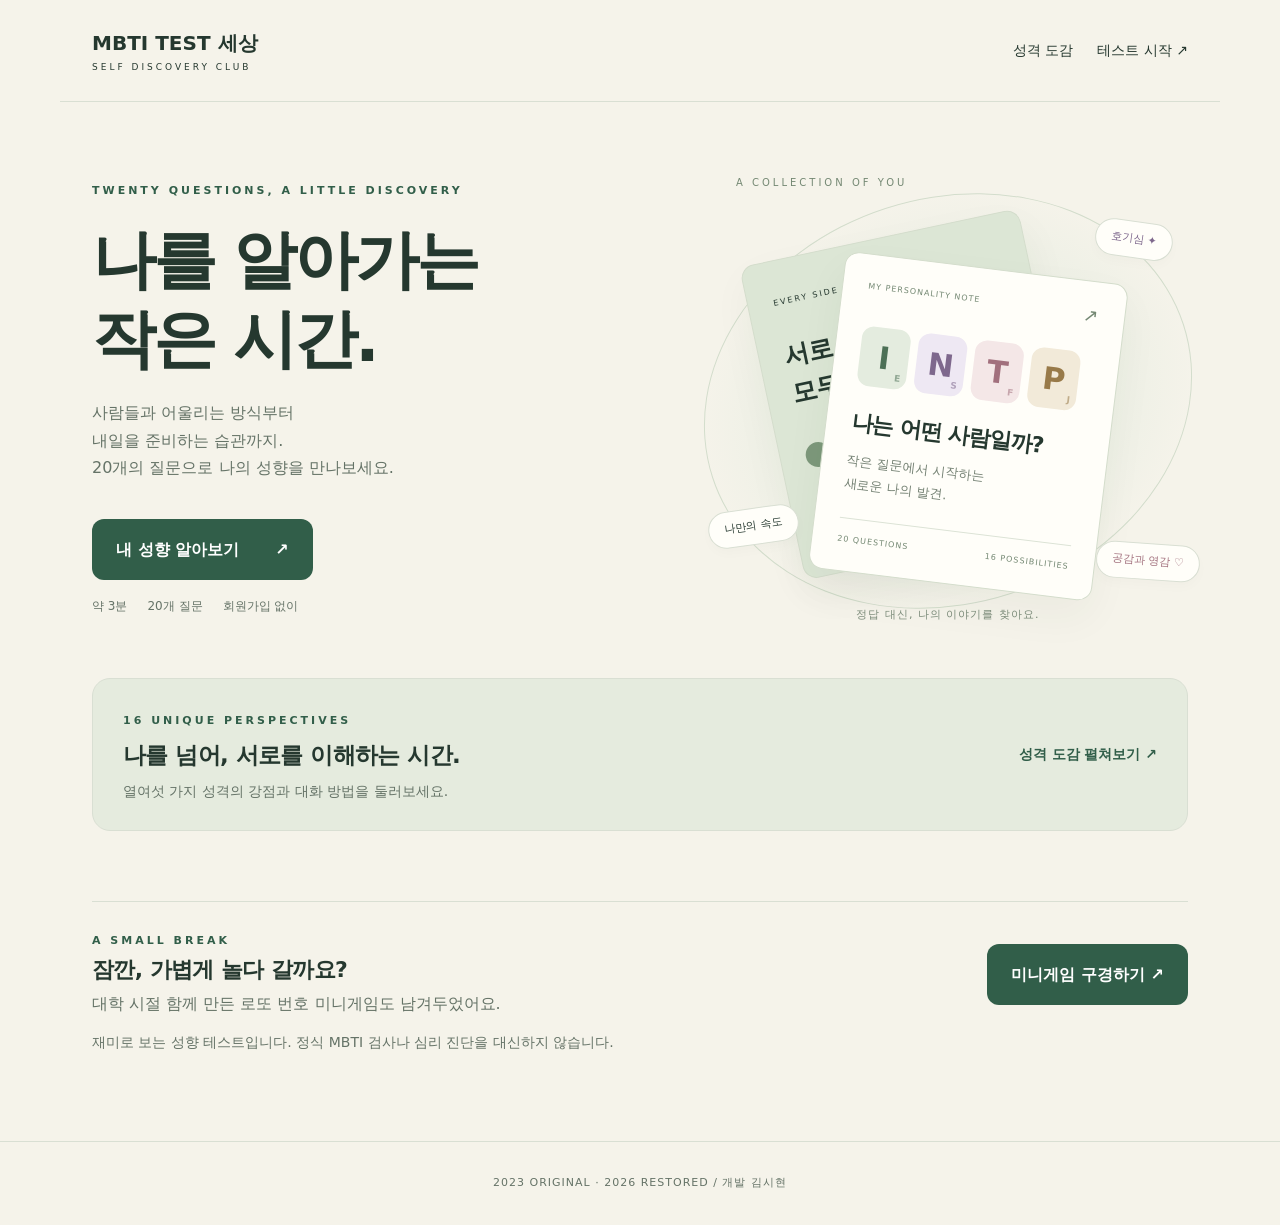
<file: index.html>
<!doctype html>
<html lang="ko"><head><meta charset="utf-8"><meta name="viewport" content="width=device-width,initial-scale=1"><title>MBTI TEST 세상 | 나를 알아가는 작은 시간</title><link rel="stylesheet" href="style.css"><script src="types.js" defer></script><script src="home.js" defer></script></head>
<body><header class="nav"><a class="brand" href="index.html">MBTI TEST 세상<span>SELF DISCOVERY CLUB</span></a><nav aria-label="주 메뉴"><a href="explore.html">성격 도감</a><a href="survey.html">테스트 시작 ↗</a></nav></header><main class="home"><section class="hero"><div><div class="eyebrow">TWENTY QUESTIONS, A LITTLE DISCOVERY</div><h1>나를 알아가는<br>작은 시간.</h1><p>사람들과 어울리는 방식부터<br>내일을 준비하는 습관까지.<br>20개의 질문으로 나의 성향을 만나보세요.</p><a class="primary" href="survey.html">내 성향 알아보기 <span>↗</span></a><div class="notes"><span>약 3분</span><span>20개 질문</span><span>회원가입 없이</span></div></div><div class="personality-art" aria-label="서로 다른 성향이 모인 성격 노트"><div class="art-orbit" aria-hidden="true"></div><span class="art-caption">A COLLECTION OF YOU</span><div class="floating-word word-one">호기심 ✦</div><div class="floating-word word-two">나만의 속도</div><div class="personality-note note-back" aria-hidden="true"><span>EVERY SIDE OF YOU</span><b>서로 달라도,<br>모두 나다운.</b><div class="note-dots"><i></i><i></i><i></i><i></i></div></div><div class="personality-note note-front"><div class="note-heading"><span>MY PERSONALITY NOTE</span><span>↗</span></div><div class="letter-tiles" aria-hidden="true"><span><b>E</b><i>I</i></span><span><b>N</b><i>S</i></span><span><b>F</b><i>T</i></span><span><b>P</b><i>J</i></span></div><h2>나는 어떤 사람일까?</h2><p>작은 질문에서 시작하는<br>새로운 나의 발견.</p><div class="note-rule"></div><div class="note-footer"><span>20 QUESTIONS</span><span>16 POSSIBILITIES</span></div></div><div class="floating-word word-three">공감과 영감 ♡</div><span class="art-footnote">정답 대신, 나의 이야기를 찾아요.</span></div></section><section class="home-atlas"><div><span class="eyebrow">16 UNIQUE PERSPECTIVES</span><h2>나를 넘어, 서로를 이해하는 시간.</h2><p>열여섯 가지 성격의 강점과 대화 방법을 둘러보세요.</p></div><a class="small-link" href="explore.html">성격 도감 펼쳐보기 ↗</a></section><section class="extras"><div><div class="eyebrow">A SMALL BREAK</div><h2>잠깐, 가볍게 놀다 갈까요?</h2><p>대학 시절 함께 만든 로또 번호 미니게임도 남겨두었어요.</p></div><a class="primary" href="로또페이지.html">미니게임 구경하기 ↗</a></section><p class="muted">재미로 보는 성향 테스트입니다. 정식 MBTI 검사나 심리 진단을 대신하지 않습니다.</p></main><footer>2023 ORIGINAL · 2026 RESTORED / 개발 김시현</footer></body></html>
</file>
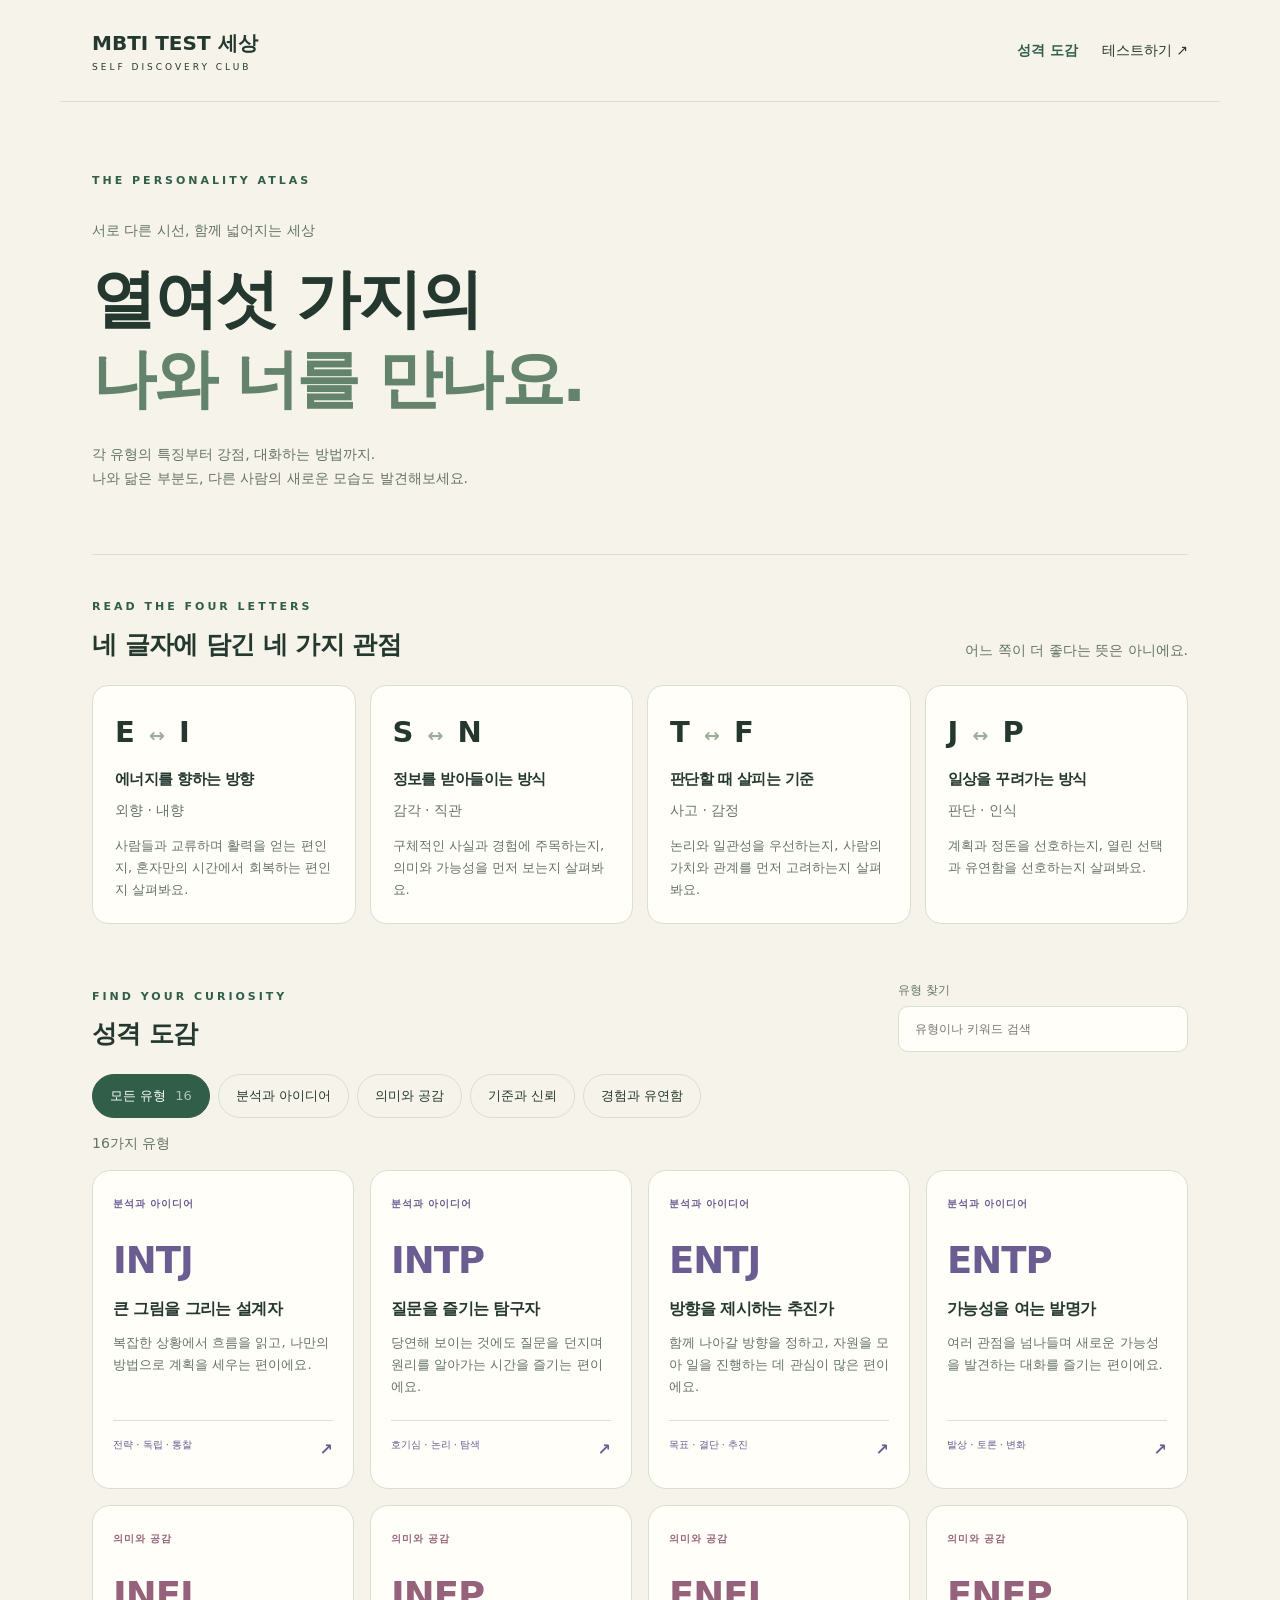
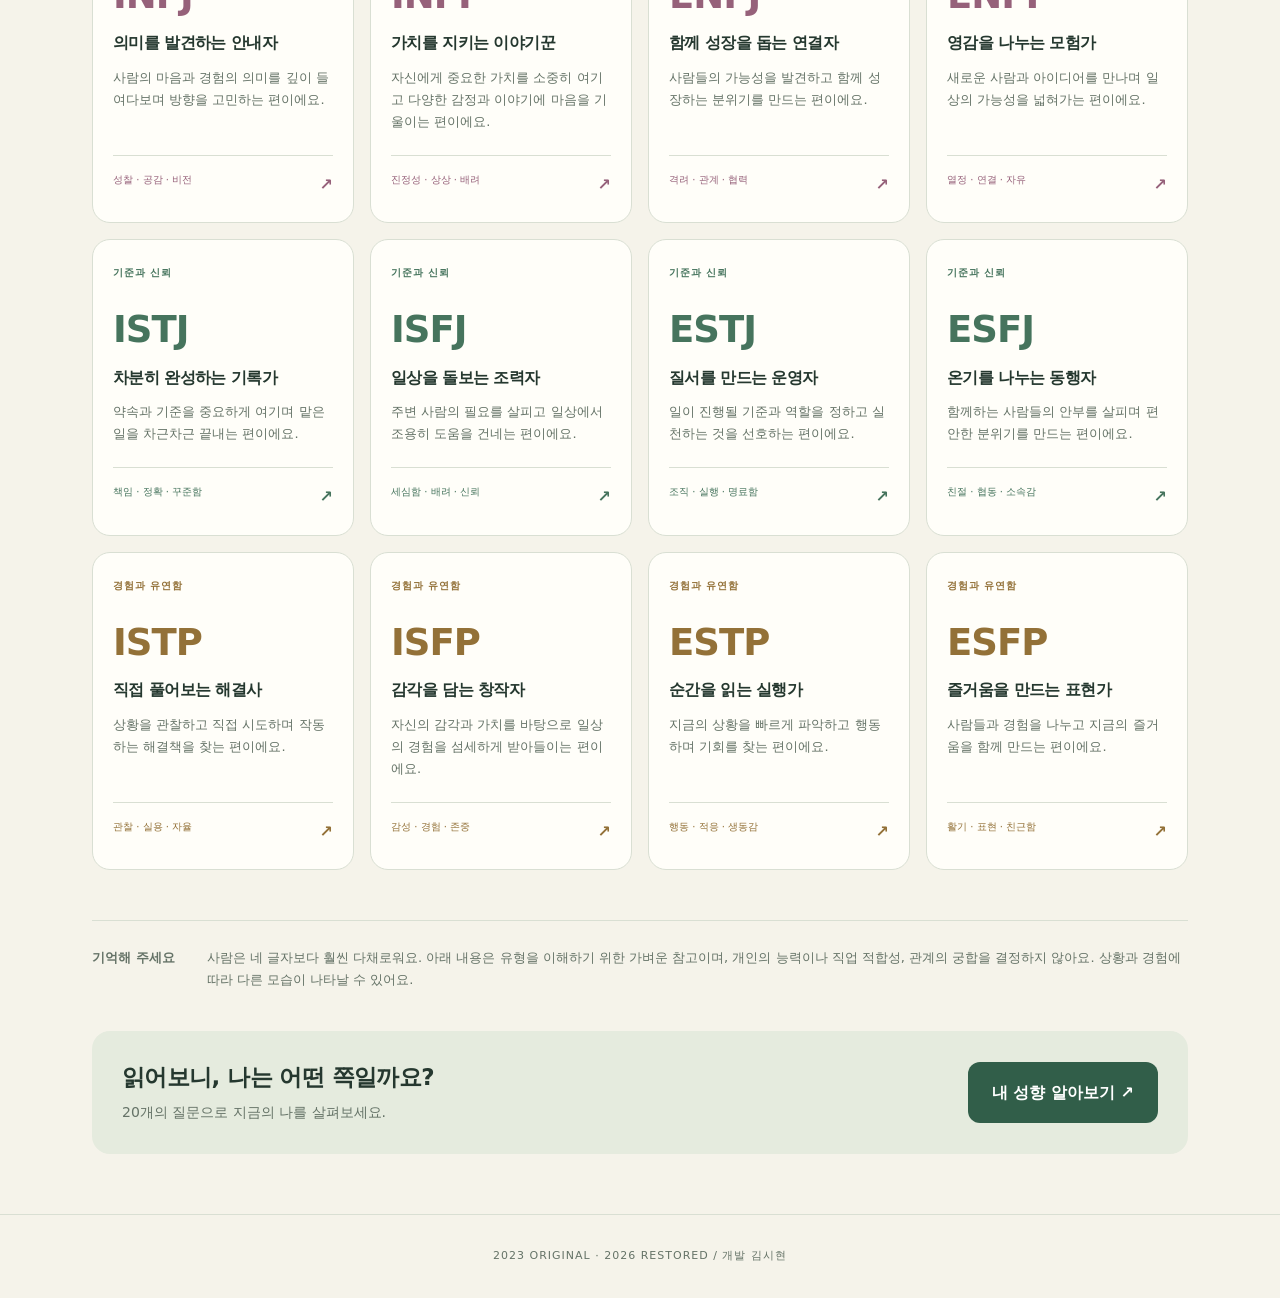
<file: explore.html>
<!doctype html>
<html lang="ko">
<head><meta charset="utf-8"><meta name="viewport" content="width=device-width,initial-scale=1"><meta name="description" content="16가지 성격 유형의 특징과 강점, 성장 힌트와 대화 방법을 둘러보세요."><title>16가지 성격 도감 | MBTI TEST 세상</title><link rel="stylesheet" href="style.css"><script defer src="types.js"></script><script defer src="explore.js"></script></head>
<body><header class="nav"><a class="brand" href="index.html">MBTI TEST 세상<span>SELF DISCOVERY CLUB</span></a><nav aria-label="주 메뉴"><a href="explore.html" aria-current="page">성격 도감</a><a href="survey.html">테스트하기 ↗</a></nav></header>
<main class="explore"><section class="explore-intro"><div class="eyebrow">THE PERSONALITY ATLAS</div><p class="chapter">서로 다른 시선, 함께 넓어지는 세상</p><h1>열여섯 가지의<br><em>나와 너를 만나요.</em></h1><p class="muted">각 유형의 특징부터 강점, 대화하는 방법까지.<br>나와 닮은 부분도, 다른 사람의 새로운 모습도 발견해보세요.</p><a id="my-result" class="small-link" href="survey.html" hidden>← 내 결과로 돌아가기</a></section>
<section class="axis-section" aria-labelledby="axis-title"><div class="section-heading"><div><span class="eyebrow">READ THE FOUR LETTERS</span><h2 id="axis-title">네 글자에 담긴 네 가지 관점</h2></div><p class="muted">어느 쪽이 더 좋다는 뜻은 아니에요.</p></div><div id="axis-guide" class="axis-grid"></div></section>
<section aria-labelledby="all-title"><div class="section-heading"><div><span class="eyebrow">FIND YOUR CURIOSITY</span><h2 id="all-title">성격 도감</h2></div><label class="search-label">유형 찾기<input id="type-search" type="search" placeholder="유형이나 키워드 검색" autocomplete="off"></label></div><div class="filters" role="group" aria-label="유형 그룹 필터"><button data-group="all" aria-pressed="true">모든 유형 <span>16</span></button><button data-group="NT" aria-pressed="false">분석과 아이디어</button><button data-group="NF" aria-pressed="false">의미와 공감</button><button data-group="SJ" aria-pressed="false">기준과 신뢰</button><button data-group="SP" aria-pressed="false">경험과 유연함</button></div><p id="type-count" class="muted" role="status"></p><div id="type-grid" class="type-grid"></div><p id="empty" class="paper" hidden>찾는 유형이 없어요. 다른 키워드나 그룹으로 찾아보세요.</p></section>
<section id="type-detail" class="type-detail paper" hidden aria-labelledby="detail-title" tabindex="-1"></section>
<aside class="gentle-note"><span>기억해 주세요</span><p>사람은 네 글자보다 훨씬 다채로워요. 아래 내용은 유형을 이해하기 위한 가벼운 참고이며, 개인의 능력이나 직업 적합성, 관계의 궁합을 결정하지 않아요. 상황과 경험에 따라 다른 모습이 나타날 수 있어요.</p></aside><div class="bottom-cta"><div><h2>읽어보니, 나는 어떤 쪽일까요?</h2><p class="muted">20개의 질문으로 지금의 나를 살펴보세요.</p></div><a class="primary" href="survey.html">내 성향 알아보기 ↗</a></div></main><footer>2023 ORIGINAL · 2026 RESTORED / 개발 김시현</footer></body></html>
</file>
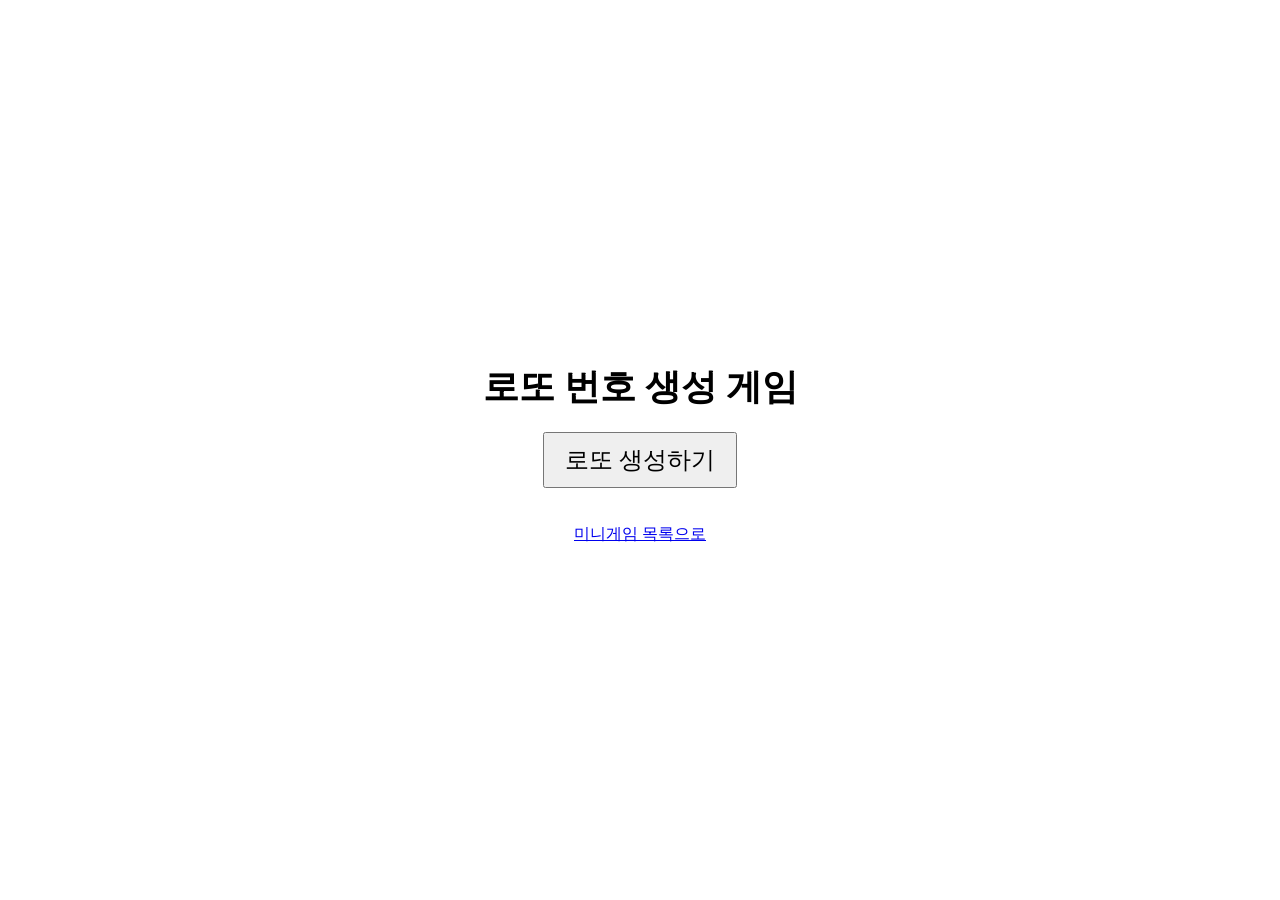
<file: lotto1.html>
<!DOCTYPE html>
<html>
<head>
  <title>로또 번호 생성 게임</title>
  <style>
    body {
      display: flex;
      flex-direction: column;
      justify-content: center;
      align-items: center;
      height: 100vh;
      margin: 0;
    }

    .lotto-ball {
      display: inline-block;
      width: 80px;
      height: 80px;
      border-radius: 50%;
      text-align: center;
      line-height: 80px;
      margin: 10px;
      font-size: 24px;
      font-weight: bold;
    }

    .button-container {
      margin-bottom: 20px;
    }

    .title {
      text-align: center;
      font-size: 36px;
      margin-bottom: 20px;
    }

    .number-selector {
      display: flex;
      justify-content: center;
      margin-bottom: 10px;
    }

    .number-selector input {
      width: 40px;
      text-align: center;
      margin: 0 5px;
      font-size: 18px;
    }

    .result-container {
      text-align: center;
      font-size: 24px;
      margin-top: 20px;
    }

    .winner-animation {
      animation: rotate 3s infinite;
    }

    @keyframes rotate {
      0% {
        transform: rotate(0);
      }
      100% {
        transform: rotate(360deg);
      }
    }
  </style>
  <script>
    var selectedNumbers = [];

    function toggleNumber(number) {
      var index = selectedNumbers.indexOf(number);
      if (index === -1) {
        selectedNumbers.push(number);
      } else {
        selectedNumbers.splice(index, 1);
      }
    }

    function generateLottoNumber() {
      var numbers = Array.from({ length: 45 }, (_, i) => i + 1);
      for (var i = numbers.length - 1; i > 0; i--) {
        var j = Math.floor(Math.random() * (i + 1));
        var temp = numbers[i];
        numbers[i] = numbers[j];
        numbers[j] = temp;
      }
      var lottoNumbers = numbers.slice(0, 6).sort(function(a, b) {
        return a - b;
      });
      var lottoContainer = document.getElementById('lotto-container');
      lottoContainer.innerHTML = '';

      lottoNumbers.forEach(function(number, index) {
        var ball = document.createElement('div');
        ball.className = 'lotto-ball';
        ball.textContent = number;
        ball.style.backgroundColor = getRandomColor();
        ball.style.color = getContrastColor(ball.style.backgroundColor);
        ball.style.animation = 'fadeIn ' + (index + 1) + 's';
        lottoContainer.appendChild(ball);
      });

      var matchingNumbers = getMatchingNumbers(lottoNumbers);
      var resultContainer = document.getElementById('result-container');
      resultContainer.innerHTML = '';

      var resultText = document.createElement('p');
      resultText.className = 'result';
      if (matchingNumbers.length === 6) {
        resultText.textContent = '1등입니다!';
        lottoContainer.classList.add('winner-animation');
      } else if (matchingNumbers.length === 5) {
        resultText.textContent = '2등입니다!';
      } else if (matchingNumbers.length === 4) {
        resultText.textContent = '3등입니다!';
      } else if (matchingNumbers.length === 3) {
        resultText.textContent = '4등입니다!';
      } else {
        resultText.textContent = '일치하는 번호가 없습니다.';
      }
      resultContainer.appendChild(resultText);
    }

    function getMatchingNumbers(lottoNumbers) {
      var matchingNumbers = [];
      selectedNumbers.forEach(function(number) {
        if (lottoNumbers.includes(number)) {
          matchingNumbers.push(number);
        }
      });
      return matchingNumbers;
    }

    function getRandomColor() {
      var letters = '0123456789ABCDEF';
      var color = '#';
      for (var i = 0; i < 6; i++) {
        color += letters[Math.floor(Math.random() * 16)];
      }
      return color;
    }

    function getContrastColor(color) {
      var hex = color.replace('#', '');
      var r = parseInt(hex.substr(0, 2), 16);
      var g = parseInt(hex.substr(2, 2), 16);
      var b = parseInt(hex.substr(4, 2), 16);
      var yiq = (r * 299 + g * 587 + b * 114) / 1000;
      return yiq >= 128 ? 'black' : 'white';
    }
  </script>
  <style>
    @keyframes fadeIn {
      from {
        opacity: 0;
      }
      to {
        opacity: 1;
      }
    }
  </style>
</head>
<body>
  <h1 class="title">로또 번호 생성 게임</h1>
  <div class="button-container">
    <button onclick="generateLottoNumber()" style="font-size: 24px; padding: 10px 20px;">로또 생성하기</button>
  </div>
  <div id="lotto-container"></div>
  <div id="result-container" aria-live="polite"></div>
  <p><a href="로또페이지.html">미니게임 목록으로</a></p>
</body>
</html>
</file>
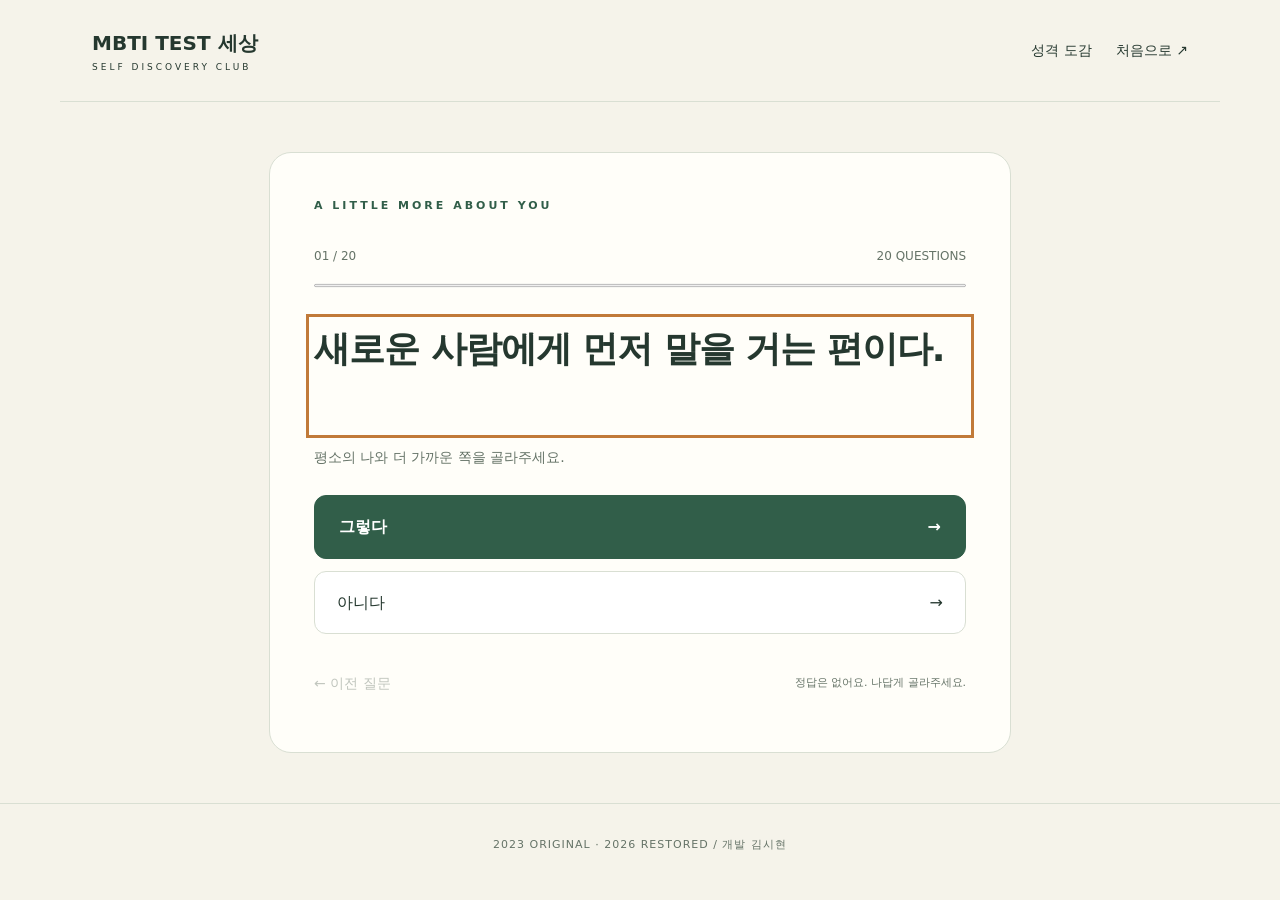
<file: survey.html>
<!doctype html>
<html lang="ko">
<head><meta charset="utf-8"><meta name="viewport" content="width=device-width,initial-scale=1"><title>나를 알아가는 20문답 | MBTI TEST 세상</title><link rel="stylesheet" href="style.css"><script defer src="quiz.js"></script><script defer src="types.js"></script><script defer src="survey.js"></script></head>
<body><header class="nav"><a class="brand" href="index.html">MBTI TEST 세상<span>SELF DISCOVERY CLUB</span></a><nav aria-label="주 메뉴"><a href="explore.html">성격 도감</a><a href="index.html">처음으로 ↗</a></nav></header>
<main class="survey"><section id="quiz" class="paper" aria-labelledby="question"><div class="eyebrow">A LITTLE MORE ABOUT YOU</div><div class="progress-label"><span id="step"></span><span>20 QUESTIONS</span></div><progress id="progress" max="20" value="0" aria-label="답변 진행률"></progress><h1 id="question" tabindex="-1"></h1><p class="muted">평소의 나와 더 가까운 쪽을 골라주세요.</p><div class="answers"><button id="yes" class="primary">그렇다 <span>→</span></button><button id="no">아니다 <span>→</span></button></div><div class="quiz-bottom"><button id="back" class="text-button">← 이전 질문</button><span class="muted">정답은 없어요. 나답게 골라주세요.</span></div></section>
<section id="result" class="paper result-paper" hidden aria-labelledby="result-title"><div class="eyebrow">YOUR PERSONALITY NOTES</div><p class="result-kicker">지금의 나와 가까운 성향은</p><div id="result-body"></div><div class="section-heading"><h2>내 응답의 균형</h2><span class="muted">각 관점에 5개 문항</span></div><div id="scores" class="score-list"></div><p class="muted score-caption">비율은 이번 설문의 응답 분포예요. 성격의 강도나 검사 정확도를 뜻하지 않아요.</p><div id="result-tips" class="result-tips"></div><div class="result-actions"><a id="learn-more" class="primary" href="explore.html">더 알아보기 <span>↗</span></a><button id="copy-result" class="secondary">결과 문구 복사</button><button id="restart" class="text-button">다시 테스트하기 ↻</button></div><p id="copy-status" role="status" class="muted"></p><p class="muted">재미로 보는 성향 테스트이며 정식 MBTI 검사나 심리 진단을 대신하지 않습니다.</p></section></main><footer>2023 ORIGINAL · 2026 RESTORED / 개발 김시현</footer></body></html>
</file>
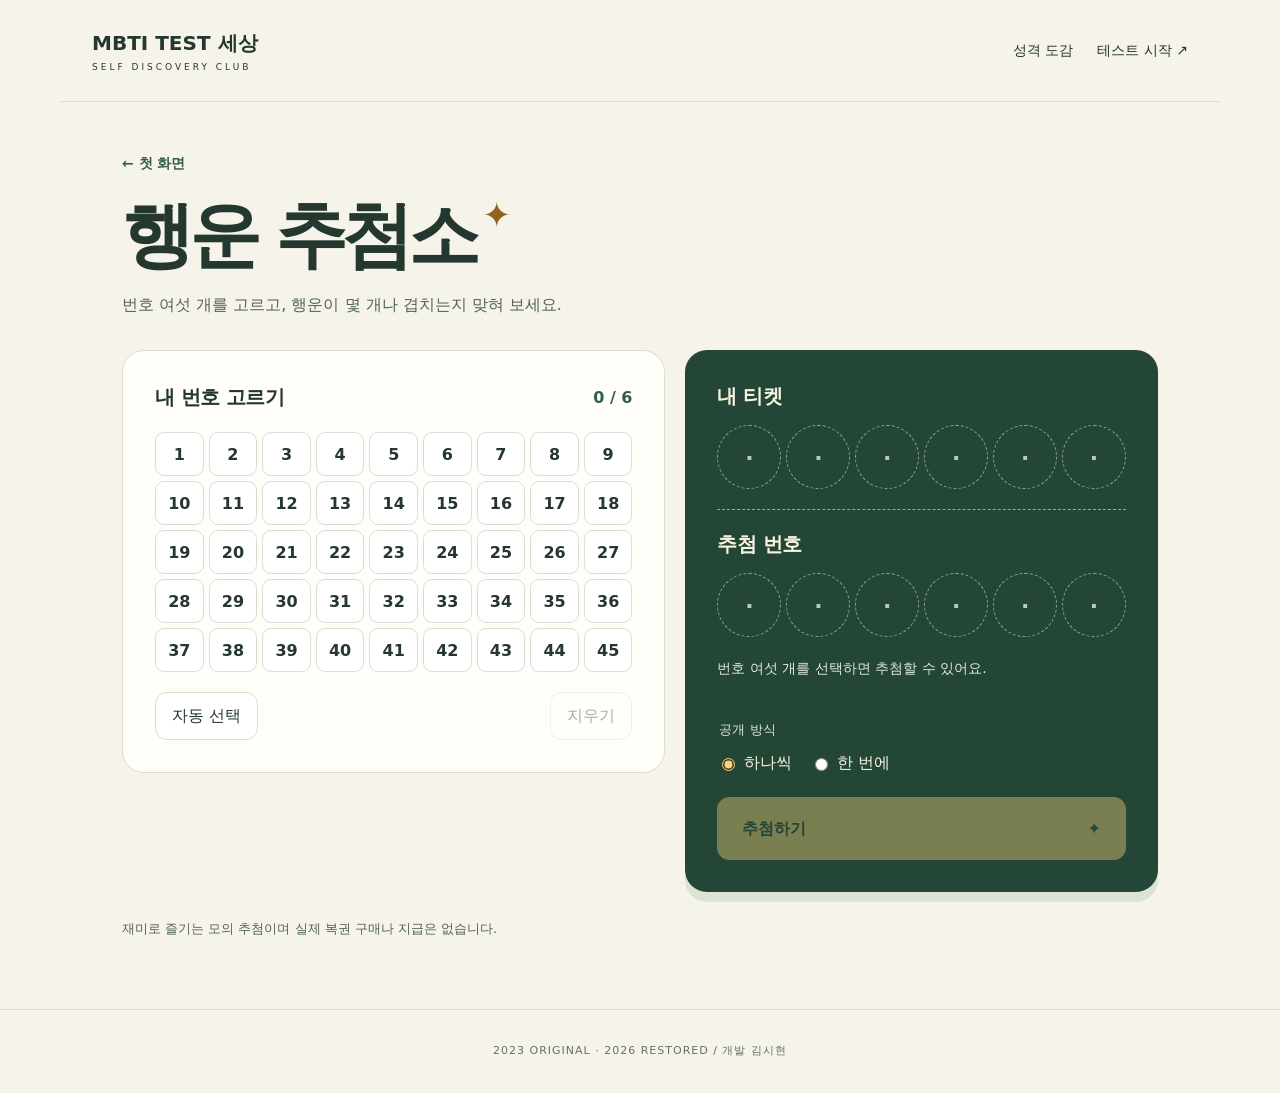
<file: 로또페이지.html>
<!doctype html>
<html lang="ko">
<head>
  <meta charset="utf-8">
  <meta name="viewport" content="width=device-width, initial-scale=1">
  <title>행운 추첨소 · MBTI TEST 세상</title>
  <link rel="stylesheet" href="style.css">
  <link rel="stylesheet" href="lotto.css">
  <script src="lotto.js" defer></script>
</head>
<body>
  <header class="nav">
    <a class="brand" href="index.html">MBTI TEST 세상<span>SELF DISCOVERY CLUB</span></a>
    <nav aria-label="주 메뉴"><a href="explore.html">성격 도감</a><a href="survey.html">테스트 시작 ↗</a></nav>
  </header>
  <main class="lotto">
    <header class="lotto-intro">
      <a class="small-link" href="index.html">← 첫 화면</a>
      <h1>행운 추첨소<span aria-hidden="true">✦</span></h1>
      <p>번호 여섯 개를 고르고, 행운이 몇 개나 겹치는지 맞혀 보세요.</p>
    </header>
    <div class="lotto-layout">
      <section class="lotto-picker" aria-labelledby="pick-title">
        <div class="lotto-heading"><h2 id="pick-title">내 번호 고르기</h2><output id="pick-count">0 / 6</output></div>
        <div id="number-grid" class="number-grid" aria-label="1부터 45까지 번호"></div>
        <div class="lotto-tools">
          <button id="quick-pick" type="button">자동 선택</button>
          <button id="clear-ticket" type="button">지우기</button>
        </div>
      </section>
      <section class="lotto-ticket" aria-labelledby="ticket-title">
        <h2 id="ticket-title">내 티켓</h2>
        <ul id="my-numbers" class="lotto-balls" aria-label="내 번호"></ul>
        <div class="lotto-stub">
          <h2>추첨 번호</h2>
          <ul id="drawn-numbers" class="lotto-balls" aria-label="추첨 번호"></ul>
          <p id="draw-message" role="status">번호 여섯 개를 선택하면 추첨할 수 있어요.</p>
          <fieldset id="reveal-mode">
            <legend>공개 방식</legend>
            <label><input type="radio" name="reveal" value="sequence" checked> 하나씩</label>
            <label><input type="radio" name="reveal" value="instant"> 한 번에</label>
          </fieldset>
          <button class="primary" id="draw" type="button" disabled>추첨하기 <span aria-hidden="true">✦</span></button>
        </div>
      </section>
    </div>
    <p class="lotto-note">재미로 즐기는 모의 추첨이며 실제 복권 구매나 지급은 없습니다.</p>
  </main>
  <footer>2023 ORIGINAL · 2026 RESTORED / 개발 김시현</footer>
</body>
</html>
</file>
<file: style.css>
:root{color-scheme:light;--ink:#25382f;--green:#315e49;--cream:#f5f3ea;--line:#d9dfd3}*{box-sizing:border-box}body{margin:0;background:var(--cream);color:var(--ink);font-family:system-ui,-apple-system,"Malgun Gothic",sans-serif;line-height:1.7}a{color:inherit;text-decoration:none}button{font:inherit;cursor:pointer;border:1px solid var(--line);border-radius:12px;padding:17px 22px;background:#fff;color:var(--ink)}button:disabled{opacity:.4;cursor:default}button:hover:not(:disabled),a:hover{filter:brightness(.94)}:focus-visible{outline:3px solid #c17a39;outline-offset:5px}[hidden]{display:none!important}.nav{max-width:1160px;margin:auto;display:flex;justify-content:space-between;align-items:center;padding:26px 32px;border-bottom:1px solid var(--line);gap:20px}.brand{font-weight:800;font-size:20px}.brand span{display:block;font-size:9px;letter-spacing:3px;font-weight:500}.eyebrow{font-size:11px;letter-spacing:3px;font-weight:700;color:var(--green)}.home{max-width:1160px;margin:auto;padding:72px 32px}.hero{display:grid;grid-template-columns:1.15fr 1fr;align-items:center;gap:64px}.hero h1{font-size:clamp(40px,5vw,68px);line-height:1.24;letter-spacing:-3px;margin:20px 0}.hero p{color:#657367}.primary{display:inline-flex;align-items:center;justify-content:space-between;gap:36px;background:var(--green);color:white;border-color:var(--green);border-radius:12px;padding:17px 24px;font-weight:600}.hero .primary{margin:22px 0 16px}.art{background:#e3eadb;border-radius:46% 46% 18px 18px;padding:44px 26px;min-height:350px;display:flex;align-items:center;justify-content:center}.art img{max-width:100%;max-height:290px;object-fit:contain}.notes{display:flex;gap:20px;flex-wrap:wrap;font-size:12px;color:#657367}.extras{border-top:1px solid var(--line);margin-top:70px;padding-top:30px;display:flex;justify-content:space-between;align-items:center;gap:24px}.extras h2{font-size:22px;margin:4px 0}.extras p{margin:0;color:#657367}.survey{max-width:790px;margin:50px auto;padding:0 24px}.paper{background:#fffef9;border:1px solid var(--line);border-radius:22px;padding:44px}.paper h1{font-size:clamp(25px,4vw,36px);line-height:1.5;letter-spacing:-1px;min-height:108px;margin:28px 0 16px}.progress-label{display:flex;justify-content:space-between;font-size:12px;margin-top:30px;color:#657367}progress{width:100%;height:7px;accent-color:var(--green)}.muted{color:#657367;font-size:14px}.answers{display:grid;gap:12px;margin:26px 0}.answers button{display:flex;justify-content:space-between}.answers button[aria-pressed=true]{outline:2px solid #c17a39}.text-button{display:inline-block;background:none;border:0;padding:12px 0;font-size:14px;color:#657367;margin-right:24px}.type-image{display:block;margin:10px auto 30px;max-width:100%;width:190px}.description{line-height:1.95}.description strong{color:var(--green)}#result-title{font-size:64px;min-height:0;margin:0}.scores{display:flex;gap:12px;flex-wrap:wrap;margin:24px 0}.scores p{background:#e9eee3;border-radius:9px;padding:8px 12px;font-size:14px;margin:0}footer{text-align:center;color:#657367;font-size:11px;letter-spacing:1px;padding:32px;border-top:1px solid var(--line)}@media(max-width:650px){.nav{padding:20px}.nav>a:last-child{font-size:12px}.home{padding:40px 22px}.hero{grid-template-columns:1fr;gap:28px}.hero h1{letter-spacing:-2px}.art{min-height:240px;order:2}.art img{max-height:210px}.extras{align-items:flex-start;flex-direction:column;margin-top:40px}.paper{padding:28px 22px}.survey{padding:0 16px;margin:28px auto}.paper h1{min-height:120px}}
:root{--accent:#315e49;--tint:#e5ede2}html{scroll-padding-top:24px}nav{display:flex;gap:24px;align-items:center}nav a{font-size:14px}nav [aria-current]{color:var(--green);font-weight:700}button,a,input{touch-action:manipulation}input{font:inherit;border:1px solid var(--line);background:#fffef9;color:var(--ink);padding:12px 16px;border-radius:10px;width:100%}h2,h3{line-height:1.45;letter-spacing:-.6px}.explore{max-width:1160px;margin:auto;padding:60px 32px}.explore-intro{padding:10px 0 50px;border-bottom:1px solid var(--line)}.chapter{font-size:14px;color:#657367;margin-top:28px}.explore-intro h1{font-size:clamp(38px,5vw,64px);line-height:1.25;letter-spacing:-2.5px;margin:16px 0 24px}.explore-intro em{font-style:normal;color:#63836d}.small-link{display:inline-block;font-size:14px;font-weight:600;color:var(--green);padding:10px 0}.section-heading{display:flex;align-items:end;justify-content:space-between;gap:24px;margin:36px 0 22px}.section-heading h2{font-size:25px;margin:8px 0 0}.section-heading p{margin:0}.axis-grid{display:grid;grid-template-columns:repeat(4,minmax(0,1fr));gap:14px}.axis-card{padding:22px;background:#fffef9;border:1px solid var(--line);border-radius:16px}.axis-letters{font-size:29px;font-weight:750;letter-spacing:2px}.axis-letters i{font-size:19px;font-style:normal;color:#9cae9b}.axis-card h3{font-size:15px;margin:12px 0 5px}.axis-card p{font-size:13px;color:#657367;margin:12px 0 0}.axis-section{margin-bottom:56px}.search-label{font-size:12px;color:#657367;max-width:290px;width:100%;display:grid;gap:5px}.filters{display:flex;gap:8px;flex-wrap:wrap}.filters button{padding:10px 17px;border-radius:30px;font-size:13px;background:transparent}.filters button[aria-pressed=true]{background:var(--green);color:#fff;border-color:var(--green)}.filters button span{opacity:.6;margin-left:5px}.type-grid{display:grid;grid-template-columns:repeat(4,minmax(0,1fr));gap:16px}.purple{--accent:#6b5c91;--tint:#eeebf5}.rose{--accent:#96617a;--tint:#f4e9ee}.sage{--accent:#46745d;--tint:#e6eee6}.gold{--accent:#937138;--tint:#f4eddc}.type-card{display:flex;flex-direction:column;padding:24px 20px;background:#fffef9;border:1px solid var(--line);border-radius:18px;transition:transform .18s,box-shadow .18s}.type-card:hover{transform:translateY(-4px);box-shadow:0 12px 26px #25382f0c;filter:none}.card-group{font-size:10px;font-weight:650;letter-spacing:1px;color:var(--accent)}.type-code{font-size:37px;font-weight:800;color:var(--accent);letter-spacing:-1px;margin-top:18px}.type-card h3{font-size:16px;margin:4px 0 12px}.type-card p{font-size:13px;color:#657367;margin:0 0 22px}.card-bottom{display:flex;justify-content:space-between;gap:8px;font-size:10px;border-top:1px solid var(--line);padding-top:15px;margin-top:auto;color:var(--accent)}.card-bottom b{font-size:16px}.type-detail{margin-top:40px;scroll-margin-top:24px;border-top:5px solid var(--accent)}.detail-top{display:flex;justify-content:space-between;align-items:center;gap:16px}.detail-top .eyebrow{color:var(--accent)}.detail-hero{display:grid;grid-template-columns:210px 1fr;gap:36px;align-items:center;margin:24px 0 36px}.detail-code{font-size:70px;font-weight:800;letter-spacing:-4px;color:var(--accent)}.detail-hero h2{font-size:30px;margin:0 0 14px}.detail-hero p{max-width:580px;color:#657367}.tags{display:flex;flex-wrap:wrap;gap:8px}.tags span{font-size:12px;padding:6px 12px;border-radius:30px;background:var(--tint);color:var(--accent)}.detail-columns{display:grid;grid-template-columns:repeat(3,minmax(0,1fr));gap:28px;border-top:1px solid var(--line);padding:28px 0}.detail-number{font-size:10px;letter-spacing:1px;color:var(--accent)}.detail-columns h3{font-size:18px}.detail-columns p{font-size:14px;color:#657367}.letter-notes{display:flex;gap:10px;flex-wrap:wrap}.letter-notes span{background:var(--tint);padding:7px 15px;border-radius:8px;font-size:13px}.letter-notes b{color:var(--accent);margin-right:5px}.gentle-note{display:flex;gap:32px;border-top:1px solid var(--line);margin-top:50px;padding-top:26px;font-size:13px;color:#657367}.gentle-note>span{white-space:nowrap;font-weight:700}.gentle-note p{margin:0}.bottom-cta{display:flex;justify-content:space-between;gap:24px;align-items:center;background:#e5ebde;padding:30px;border-radius:18px;margin:40px 0 0}.bottom-cta h2{font-size:23px;margin:0}.bottom-cta p{margin:6px 0 0}.result-paper{border-top:5px solid var(--accent)}.result-kicker{color:#657367;font-size:14px}.result-heading{display:grid;grid-template-columns:1fr 150px;gap:24px;align-items:center}.result-heading h2{font-size:23px;margin:0 0 12px}.result-heading p{color:#657367;font-size:14px}.result-heading #result-title{font-size:80px;color:var(--accent);letter-spacing:-4px}.result-seal{width:150px;height:170px;background:var(--tint);border-radius:80px 80px 18px 18px;display:flex;align-items:center;justify-content:center;flex-direction:column;text-align:center;color:var(--accent);transform:rotate(5deg)}.result-seal span{font-size:8px;letter-spacing:2px;line-height:1.5}.result-seal b{font-size:30px;letter-spacing:1px;padding:8px}.result-paper .section-heading{align-items:center}.result-paper .section-heading h2{font-size:20px}.score-list{display:grid;gap:16px}.score-label{display:flex;justify-content:space-between;font-size:12px;gap:8px}.score-label b{font-size:17px;color:var(--accent)}.score-track{height:10px;border-radius:20px;overflow:hidden;background:var(--tint);margin-top:8px}.score-track span{display:block;height:100%;border-radius:20px;background:var(--accent)}.score-row p{font-size:11px;color:#657367;margin:4px 0 0}.score-caption{font-size:11px;margin-top:20px}.result-tips{display:grid;grid-template-columns:1fr 1fr;gap:20px;border-top:1px solid var(--line);padding-top:26px;margin-top:26px}.result-tips h3{font-size:17px;margin:10px 0}.result-tips p{font-size:14px;color:#657367}.result-tips .eyebrow{font-size:9px;color:var(--accent);letter-spacing:1px}.result-actions{display:flex;gap:12px;flex-wrap:wrap;align-items:center;margin-top:26px}.secondary{background:transparent;font-size:13px}.quiz-bottom{display:flex;align-items:center;justify-content:space-between;gap:16px}.quiz-bottom .muted{font-size:11px}.home-atlas{display:flex;align-items:center;justify-content:space-between;gap:24px;background:#e5ebde;border:1px solid var(--line);padding:26px 30px;border-radius:18px;margin-top:54px}.home-atlas h2{font-size:23px;margin:7px 0}.home-atlas p{font-size:14px;color:#657367;margin:0}.home-atlas .small-link{white-space:nowrap}@media(max-width:1000px){.type-grid{grid-template-columns:repeat(2,minmax(0,1fr))}.axis-grid{grid-template-columns:repeat(2,minmax(0,1fr))}}@media(max-width:650px){nav{gap:14px}nav a{font-size:12px}.brand{font-size:16px}.brand span{font-size:7px;letter-spacing:2px}.explore{padding:32px 20px}.explore-intro{padding-bottom:32px}.explore-intro h1{letter-spacing:-1.8px}.section-heading{align-items:start;flex-direction:column;gap:16px}.section-heading h2{font-size:22px}.search-label{max-width:none}.axis-grid{gap:10px}.axis-card{padding:16px}.axis-card h3{font-size:13px}.axis-card p{font-size:12px}.type-grid{gap:10px}.type-card{padding:19px 15px}.type-card h3{font-size:14px}.type-card p{font-size:12px}.card-bottom{font-size:9px}.type-code{font-size:33px}.detail-hero{grid-template-columns:1fr;gap:8px;margin-top:12px}.detail-code{font-size:58px}.detail-hero h2{font-size:25px}.detail-columns{grid-template-columns:1fr;gap:8px}.gentle-note{flex-direction:column;gap:12px}.bottom-cta,.home-atlas{flex-direction:column;align-items:start;padding:24px}.result-heading{grid-template-columns:1fr 90px;gap:12px}.result-heading #result-title{font-size:62px}.result-heading h2{font-size:19px}.result-seal{width:90px;height:125px;transform:rotate(3deg)}.result-seal b{font-size:22px}.result-seal span{font-size:6px;letter-spacing:1px}.result-tips{grid-template-columns:1fr;gap:4px}.result-paper .section-heading{align-items:start;gap:6px}.result-actions>.primary,.result-actions>.secondary{width:100%}.quiz-bottom{align-items:start;flex-direction:column;gap:0}}@media(prefers-reduced-motion:reduce){*{scroll-behavior:auto!important;transition:none!important}}
/* Homepage personality notes */
.personality-art{position:relative;min-height:450px;isolation:isolate;display:flex;align-items:center;justify-content:center}.art-orbit{position:absolute;inset:24px -8px 20px;border:1px solid #d3ddcc;border-radius:50%;transform:rotate(-18deg);background:radial-gradient(ellipse at center,#e4ecdf 0%,#e4ecdf55 55%,transparent 72%);z-index:-1}.art-caption{position:absolute;top:0;left:28px;font-size:10px;letter-spacing:3px;color:#748873}.personality-note{position:absolute;width:285px;border:1px solid #d4ddcc;border-radius:14px;box-shadow:0 18px 42px #25382f0c}.note-back{padding:25px;background:#dce6d5;transform:rotate(-12deg) translate(-34px,-12px);height:320px}.note-back>span{font-size:8px;letter-spacing:2px}.note-back>b{display:block;margin-top:25px;font-size:25px;line-height:1.5;letter-spacing:-1px}.note-dots{display:flex;gap:9px;margin-top:34px}.note-dots i{width:25px;height:25px;border-radius:50%;background:#7d987b}.note-dots i:nth-child(2){background:#c3b6d0}.note-dots i:nth-child(3){background:#cda88d}.note-dots i:nth-child(4){background:#f6f3e9}.note-front{background:#fffef9;padding:25px;transform:rotate(7deg) translate(24px,24px)}.note-heading,.note-footer{display:flex;justify-content:space-between;gap:10px;font-size:8px;letter-spacing:1px;color:#748873}.note-heading>span:last-child{font-size:18px;line-height:1}.letter-tiles{display:flex;gap:8px;margin:28px 0 22px}.letter-tiles>span{position:relative;display:flex;align-items:center;justify-content:center;width:49px;height:60px;border-radius:12px;background:#e4ecdf;font-size:31px;font-weight:750;color:#4c7056}.letter-tiles>span:nth-child(2){background:#eee8f3;color:#7e688d}.letter-tiles>span:nth-child(3){background:#f4e7e7;color:#a2707d}.letter-tiles>span:nth-child(4){background:#f2ead9;color:#987a49}.letter-tiles i{position:absolute;right:6px;bottom:3px;font-size:9px;font-style:normal;opacity:.55}.note-front h2{font-size:22px;margin:0 0 10px;letter-spacing:-1px}.note-front p{font-size:13px;line-height:1.8;color:#748173;margin:0}.note-rule{height:1px;background:#dce3d6;margin:22px 0 14px}.floating-word{position:absolute;z-index:2;border:1px solid #d9dfd3;background:#fffef9;border-radius:30px;padding:8px 15px;font-size:11px;box-shadow:0 5px 12px #25382f05}.word-one{top:47px;right:15px;transform:rotate(8deg);color:#7e688d}.word-two{bottom:80px;left:0;transform:rotate(-8deg)}.word-three{right:-12px;bottom:45px;transform:rotate(4deg);color:#a2707d}.art-footnote{position:absolute;bottom:0;font-size:11px;color:#7a8a78;letter-spacing:1px}@media(max-width:1000px) and (min-width:651px){.personality-note{width:240px}.note-front{padding:20px}.letter-tiles>span{width:42px}.word-three{right:-20px}.hero{gap:35px}}@media(max-width:650px){.personality-art{min-height:390px;margin:16px 0 0;width:100%}.personality-note{width:245px}.note-front{padding:22px;transform:rotate(6deg) translate(15px,20px)}.note-back{height:290px;transform:rotate(-10deg) translate(-18px,-12px)}.letter-tiles{margin:22px 0 18px;gap:7px}.letter-tiles>span{width:44px;height:53px;font-size:27px}.note-front h2{font-size:20px}.art-caption{left:12px;font-size:8px}.word-one{top:28px;right:0}.word-two{left:-4px;bottom:56px;font-size:10px}.word-three{right:0;bottom:28px;font-size:10px}.art-orbit{inset:22px 0 14px}.art-footnote{font-size:10px;bottom:-4px}}
@media(max-width:650px){.personality-art{overflow:clip;overflow-clip-margin:8px}.art-orbit{inset:30px 15px;transform:rotate(-8deg)}}
</file>
<file: lotto.css>
.lotto {
  max-width: 1100px;
  margin: auto;
  padding: 40px 32px 56px;
}
.lotto-intro { margin-bottom: 32px; }
.lotto-intro h1 {
  font-size: clamp(42px, 7vw, 72px);
  letter-spacing: -.075em;
  line-height: 1.1;
  margin: 10px 0;
}
.lotto-intro h1 span { color: #936321; margin-left: .22em; font-size: .48em; vertical-align: top; }
.lotto-intro p, .lotto-note { color: #536459; }
.lotto-layout {
  display: grid;
  grid-template-columns: minmax(0, 1.15fr) minmax(0, 1fr);
  align-items: start;
  gap: 20px;
}
.lotto-picker, .lotto-ticket {
  padding: clamp(16px, 3vw, 32px);
  border-radius: 22px;
}
.lotto-picker { background: #fffef9; border: 1px solid var(--line); }
.lotto-ticket { background: #234636; color: #f8f4df; box-shadow: 0 10px 0 #dbe3d4; }
.lotto-layout h2 { margin: 0; font-size: 20px; }
.lotto-heading, .lotto-tools { display: flex; justify-content: space-between; gap: 8px; align-items: center; }
.lotto-heading output { font-weight: 750; color: var(--green); font-variant-numeric: tabular-nums; }
.number-grid {
  display: grid;
  grid-template-columns: repeat(9, minmax(0, 1fr));
  gap: 5px;
  margin: 20px 0;
}
.number-grid button {
  min-height: 44px;
  padding: 0;
  border-radius: 9px;
  font-weight: 650;
  font-variant-numeric: tabular-nums;
}
.number-grid button[aria-pressed="true"] { background: #315e49; color: #fff; border-color: #315e49; }
.lotto-tools button { padding: 9px 16px; min-height: 44px; }
.lotto-balls {
  display: grid;
  grid-template-columns: repeat(6, minmax(0, 1fr));
  gap: 5px;
  margin: 14px 0 20px;
  padding: 0;
  list-style: none;
}
.lotto-balls li {
  display: grid;
  place-items: center;
  aspect-ratio: 1;
  border-radius: 50%;
  background: #eaf0dc;
  color: #234636;
  font-size: clamp(13px, 2vw, 22px);
  font-weight: 800;
}
.lotto-balls li[aria-hidden] { background: transparent; border: 1px dashed #94a98e; color: #bbccb0; }
.lotto-balls li.match { background: #f9d478; box-shadow: inset 0 0 0 2px #ac772e; }
.lotto-stub { border-top: 1px dashed #97ab90; padding-top: 20px; }
#draw-message { min-height: 3.4em; font-size: 14px; color: #e1ead8; }
#reveal-mode { border: 0; padding: 0; margin: 0 0 12px; }
#reveal-mode legend { font-size: 13px; color: #e1ead8; }
#reveal-mode label { display: inline-flex; align-items: center; gap: 6px; min-height: 44px; margin-right: 12px; }
#reveal-mode input { width: auto; accent-color: #f9d478; }
#draw { width: 100%; background: #f9d478; border-color: #f9d478; color: #234636; }
.lotto-note { margin-top: 26px; font-size: 13px; }
@media (max-width: 780px) {
  .lotto { padding: 26px 18px 36px; }
  .lotto-layout { grid-template-columns: 1fr; }
}
@media (max-width: 520px) {
  .number-grid { grid-template-columns: repeat(6, minmax(0, 1fr)); }
}
</file>
